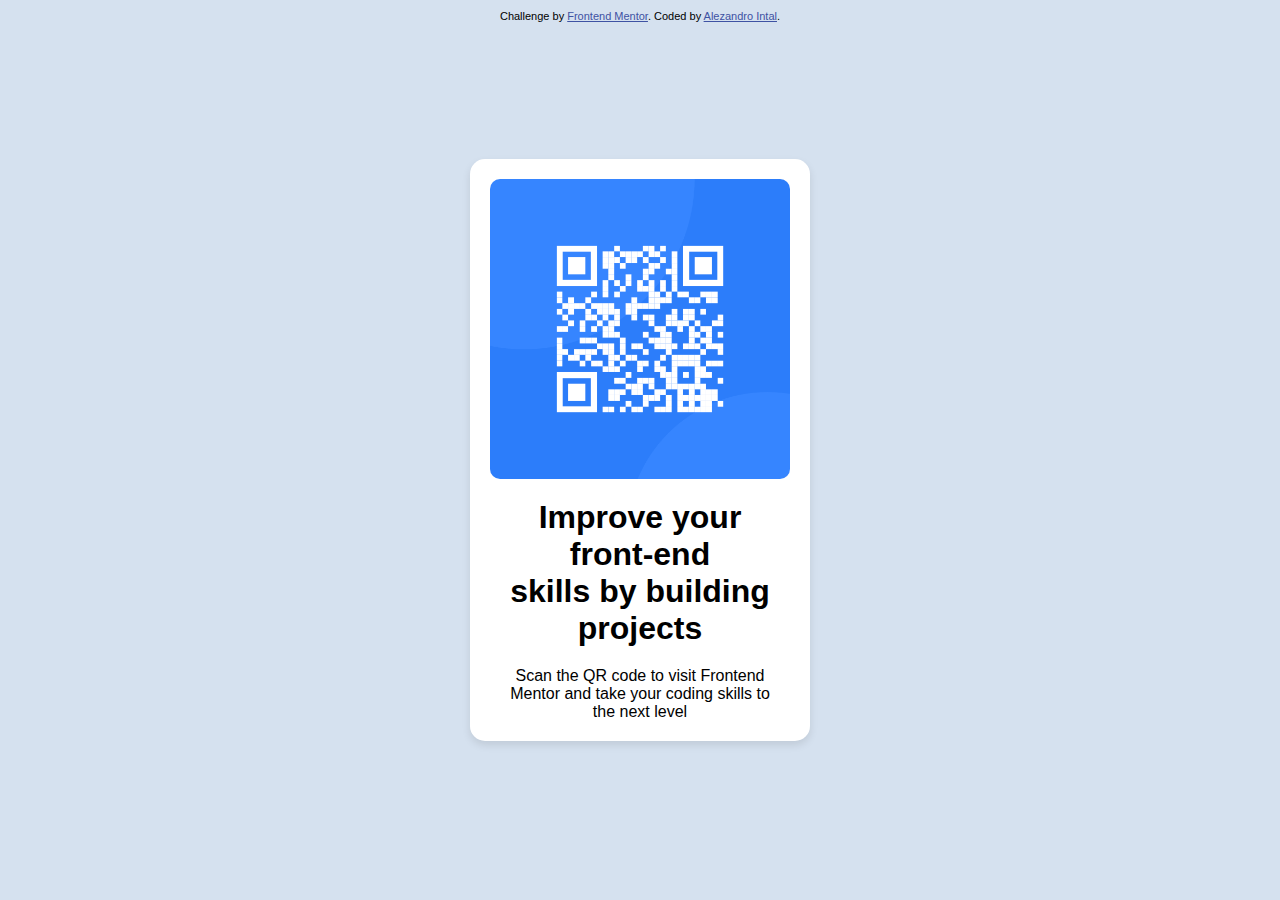
<file: front-end-mentor-challenge/project1QRCode/index.html>
<!DOCTYPE html>
<html lang="en">
<head>
  <meta charset="UTF-8">
  <meta name="viewport" content="width=device-width, initial-scale=1.0"> 
<link rel="stylesheet" href="styles.css">
  <link rel="icon" type="image/png" sizes="32x32" href="./images/favicon-32x32.png">
  
  <title>Frontend Mentor | QR code component</title>

  <!-- Feel free to remove these styles or customise in your own stylesheet 👍 -->
</head>
<body>

  <main class="main-container">
  <img class="qr-code"src="./images/image-qr-code.png">
  <h1>Improve your front-end <br>skills by building projects</h1>

 <p>Scan the QR code to visit Frontend <br> Mentor and take your coding skills to<br> the next level</p> 
</main>
  
  <div class="attribution">
    Challenge by <a href="https://www.frontendmentor.io?ref=challenge" target="_blank">Frontend Mentor</a>. 
    Coded by <a href="#">Alezandro Intal</a>.
  </div>
</body>
</html>
</file>
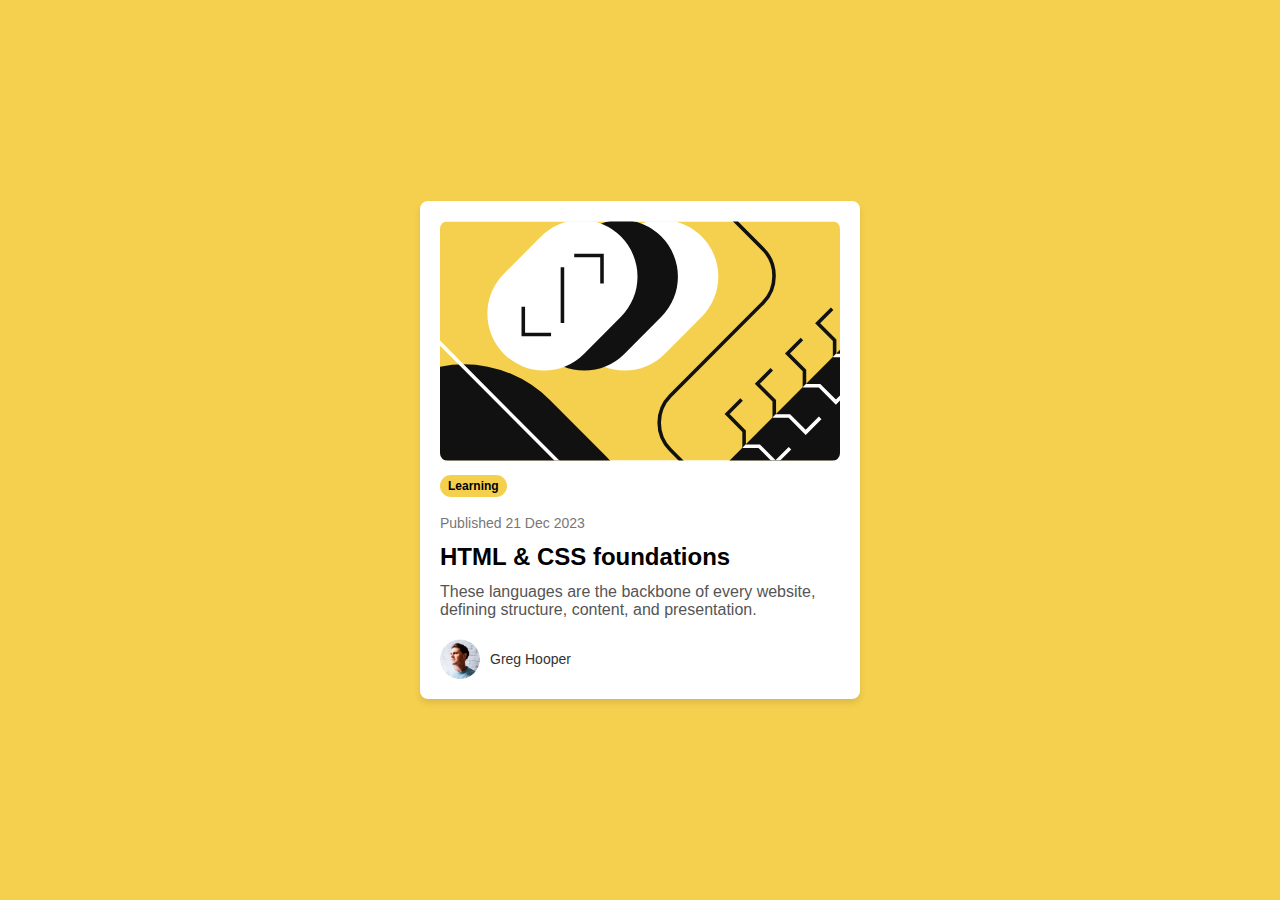
<file: front-end-mentor-challenge/project2BlogCard/index.html>
<!DOCTYPE html>
<html lang="en">
<head>
  <meta charset="UTF-8">
  <meta name="viewport" content="width=device-width, initial-scale=1.0">
  <link rel="stylesheet" href="styles.css">
  
  <title>Blog Preview Card</title>
</head>
<body>
  <main class="card-container">
    <img src="assets/images/illustration-article.svg" alt="Illustration of a blog post" class="card-image">
    <div class="learning-label">Learning</div> <!-- Moved below the image -->
    <p class="short-desc">Published 21 Dec 2023</p>
    <h1 class="card-title">HTML & CSS foundations</h1>
    <p class="card-text">These languages are the backbone of every website, defining structure, content, and presentation.</p>
    <div class="profile">
      <img src="assets/images/image-avatar.webp" alt="Greg Hooper" class="profile-image">
      <span class="profile-name">Greg Hooper</span>
    </div>
  </main>
  
</body>
</html>
</file>
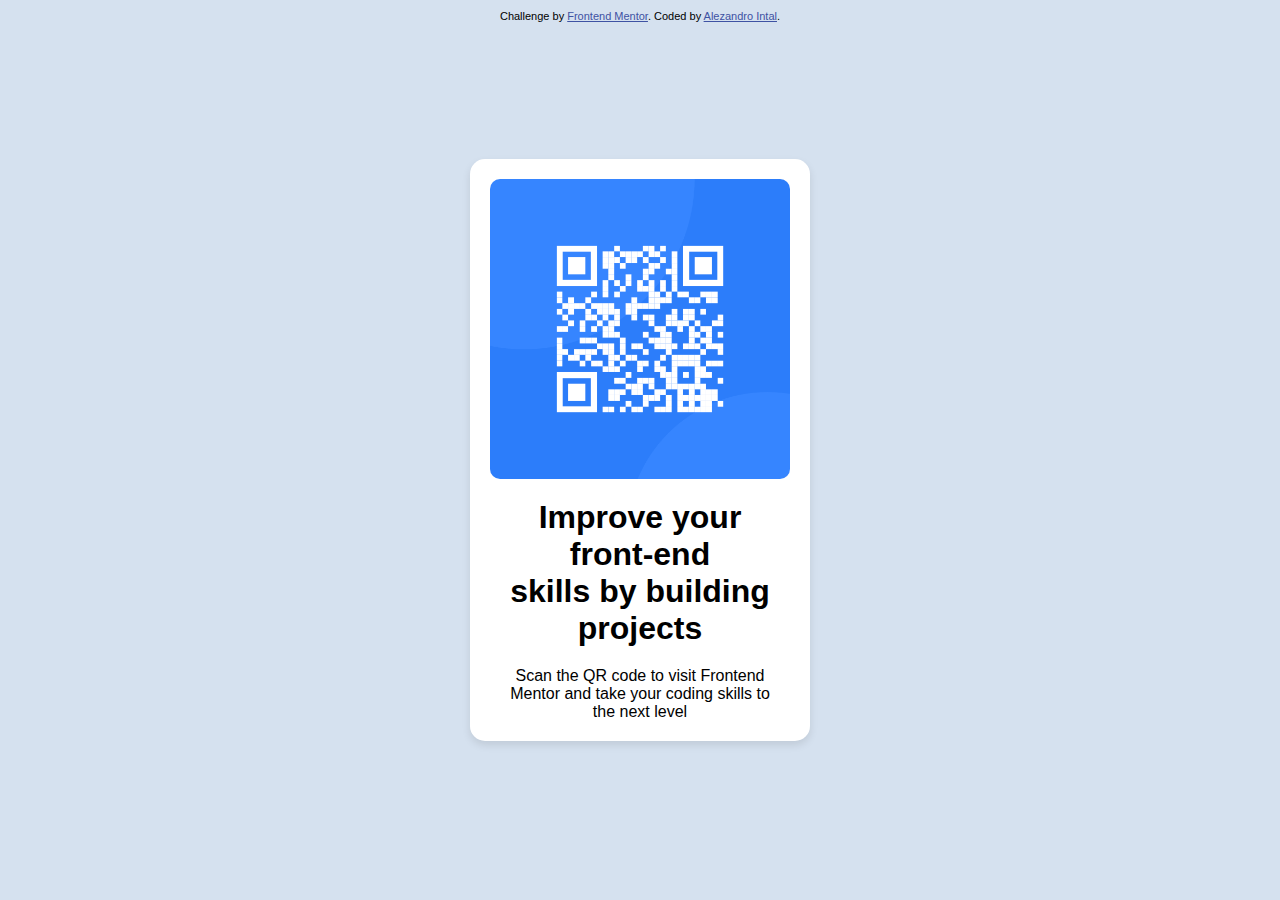
<file: QRCode/qr-code-component-main/qr-code-component-main/index.html>
<!DOCTYPE html>
<html lang="en">
<head>
  <meta charset="UTF-8">
  <meta name="viewport" content="width=device-width, initial-scale=1.0"> <!-- displays site properly based on user's device -->
<link rel="stylesheet" href="styles.css">
  <link rel="icon" type="image/png" sizes="32x32" href="./images/favicon-32x32.png">
  
  <title>Frontend Mentor | QR code component</title>

  <!-- Feel free to remove these styles or customise in your own stylesheet 👍 -->
</head>
<body>

  <main class="main-container">
  <img class="qr-code"src="./images/image-qr-code.png">
  <h1>Improve your front-end <br>skills by building projects</h1>

 <p>Scan the QR code to visit Frontend <br> Mentor and take your coding skills to<br> the next level</p> 
</main>
  
  <div class="attribution">
    Challenge by <a href="https://www.frontendmentor.io?ref=challenge" target="_blank">Frontend Mentor</a>. 
    Coded by <a href="#">Alezandro Intal</a>.
  </div>
</body>
</html>
</file>
<file: front-end-mentor-challenge/project1QRCode/styles.css>
.attribution { 
    font-size: 11px; 
    text-align: center; 
    position: absolute; 
    top: 10px; 
    width: 100%; /* Make it span the full width */
    font-family: Arial, sans-serif;
  }
  .attribution a { 
    color: hsl(228, 45%, 44%); 
  }
  
  body {
    background-color: #D5E1EF;
    display: flex;
    justify-content: center;
    align-items: center;
    height: 100vh; /*takes up the full height of the browser*/
    margin: 0;
  }
  
  .main-container {
    background-color: #FFFFFF;
    display: flex;
    flex-direction: column;
    align-items: center;
    justify-content: center;
    border-radius: 15px; 
    padding: 20px; 
    box-shadow: 0 4px 8px rgba(0, 0, 0, 0.1); /*Added shadow for better appearance */
    max-width: 300px; 
    text-align: center;
  }
  
  .qr-code {
    width: 100%;
    height: auto;
    border-radius: 10px; 
  }
  
  h1 {
    padding: 20px;
    margin: 0;
    font-family: Arial, sans-serif;
  }
  
  p {
    padding: 0 20px;
    margin: 0;
    font-family: Arial, sans-serif;
  }
</file>
<file: front-end-mentor-challenge/project2BlogCard/styles.css>
@font-face {
  font-family: 'Figtree';
  src: url('/assets/fonts/static/Figtree-ExtraBold.ttf') format('truetype');
  font-weight: bold;
  font-style: normal;
}

body {
  background-color: #F5D04E;
  display: flex;
  justify-content: center;
  align-items: center;
  height: 100vh;
  margin: 0;
  font-family: 'Figtree', sans-serif;
}

.card-container {
  max-width: 400px;
  margin: 0 auto; /* Center the card horizontally */
  background-color: #fff;
  border-radius: 8px;
  box-shadow: 0 4px 6px rgba(0, 0, 0, 0.1);
  padding: 20px;
  font-family: Arial, sans-serif;
}

.card-image {
  width: 100%; /* Make the image responsive */
  border-radius: 8px;
}

.learning-label {
  background-color: #F5D04E;
  color: #000;
  font-weight: bold;
  font-size: 12px;
  padding: 4px 8px;
  border-radius: 12px;
  display: inline-block;
  margin: 10px 0;
}

.short-desc {
  font-size: 14px;
  color: #777;
  margin: 8px 0;
}

.card-title {
  font-size: 24px;
  font-weight: bold;
  margin: 12px 0;
}

.card-text {
  font-size: 16px;
  color: #555;
  margin: 8px 0;
}

.profile {
  display: flex;
  align-items: center;
  margin-top: 20px;
}

.profile-image {
  width: 40px;
  height: 40px;
  border-radius: 50%;
  margin-right: 10px;
}

.profile-name {
  font-size: 14px;
  color: #333;
}

@media (max-width: 768px) {
  .card-container {
    max-width: 90%; /* Reduce width to fit smaller screens */
    padding: 15px;
  }

  .card-title {
    font-size: 20px; /* Adjust font sizes for readability */
  }

  .card-text {
    font-size: 14px;
  }

  .profile-image {
    width: 35px; /* Reduce profile image size */
    height: 35px;
  }

  .profile-name {
    font-size: 12px;
  }
}

@media (max-width: 480px) {
  .card-container {
    padding: 10px; /* Add more compact padding */
  }

  .learning-label {
    font-size: 10px; /* Adjust font size for the label */
    padding: 3px 6px;
  }

  .card-title {
    font-size: 18px; /* Make the title smaller */
  }

  .card-text {
    font-size: 12px;
  }

  .short-desc {
    font-size: 12px;
  }
}
</file>
<file: QRCode/qr-code-component-main/qr-code-component-main/styles.css>
.attribution { 
    font-size: 11px; 
    text-align: center; 
    position: absolute; /* Position it at the bottom */
    top: 10px; /* Adjust the value as needed */
    width: 100%; /* Make it span the full width */
    font-family: Arial, sans-serif;
  }
  .attribution a { 
    color: hsl(228, 45%, 44%); 
  }
  
  body {
    background-color: #D5E1EF;
    display: flex;
    justify-content: center;
    align-items: center;
    height: 100vh;
    margin: 0;
  }
  
  .main-container {
    background-color: #FFFFFF;
    display: flex;
    flex-direction: column;
    align-items: center;
    justify-content: center;
    border-radius: 15px; 
    padding: 20px; 
    box-shadow: 0 4px 8px rgba(0, 0, 0, 0.1); /*Add shadow for better appearance */
    max-width: 300px; 
    text-align: center;
  }
  
  .qr-code {
    width: 100%;
    height: auto;
    border-radius: 10px; 
  }
  
  h1 {
    padding: 20px;
    margin: 0;
    font-family: Arial, sans-serif;
  }
  
  p {
    padding: 0 20px;
    margin: 0;
    font-family: Arial, sans-serif;
  }
</file>
